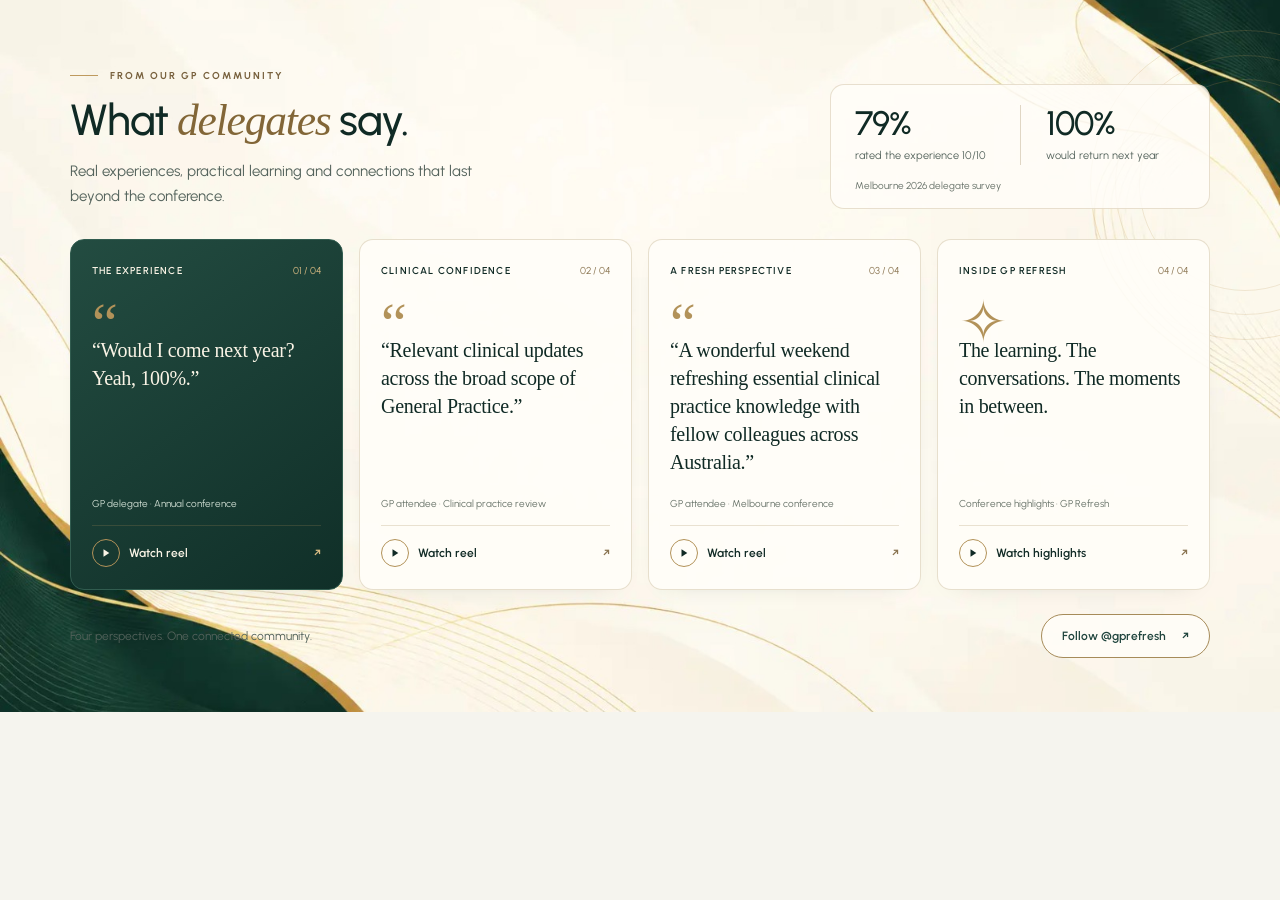
<file: preview/social.html>
<!doctype html>
<html lang="en">
<head>
  <meta charset="UTF-8">
  <meta name="viewport" content="width=device-width, initial-scale=1.0">
  <title>What Delegates Say | GP Refresh</title>
<style>
@import url('https://fonts.googleapis.com/css2?family=Urbanist:wght@400;500;600;700&display=swap');
*, *::before, *::after {
  box-sizing: border-box;
}
html, body {
  margin: 0;
  padding: 0;
  background: #f5f4ee;
}
:root {
  --gpr-social-green: #1f443d;
  --gpr-social-ink: #102a25;
  --gpr-social-gold: #be9a5e;
}
.gpr-testimonials-section {
  position: relative;
  isolation: isolate;
  overflow: hidden;
  width: 100%;
  padding: 68px 70px 54px;
  background: #faf7ee url('assets/background%20image.jpeg') center / cover no-repeat;
  color: var(--gpr-social-ink);
  font-family: 'Urbanist', sans-serif;
  font-size: 16px;
  line-height: 1.5;
  letter-spacing: normal;
}
.gpr-testimonials-section :where(h2, h3, p, blockquote) {
  margin: 0;
  font-family: inherit;
  color: inherit;
}
.gpr-social-inner {
  position: relative;
  z-index: 1;
  width: 100%;
  max-width: 1200px;
  margin-inline: auto;
}
.gpr-social-header {
  display: grid;
  grid-template-columns: minmax(0, 1fr) minmax(280px, 380px);
  align-items: end;
  gap: 40px;
  margin-bottom: 30px;
}
.gpr-social-eyebrow {
  display: flex;
  align-items: center;
  gap: 12px;
  margin-bottom: 12px !important;
  color: #78613d !important;
  font-size: 10px;
  font-weight: 700;
  letter-spacing: 2px;
  text-transform: uppercase;
}
.gpr-social-eyebrow::before {
  content: '';
  width: 28px;
  height: 1px;
  background: var(--gpr-social-gold);
}
.gpr-testimonials-section .gpr-social-title {
  font-size: clamp(30px, 3.4vw, 44px);
  font-weight: 500;
  line-height: 1.15;
  letter-spacing: -1.2px;
}
.gpr-social-title em {
  font-family: Georgia, serif;
  font-weight: 400;
  color: #826637;
}
.gpr-testimonials-section .gpr-social-intro {
  max-width: 440px;
  margin-top: 14px;
  color: #53625b;
  font-size: 15px;
  line-height: 1.65;
}
.gpr-social-proof {
  padding: 20px 24px 15px;
  border: 1px solid rgba(163, 135, 84, .25);
  border-radius: 14px;
  background: rgba(255, 253, 248, .84);
}
.gpr-social-stats {
  display: grid;
  grid-template-columns: 1fr 1fr;
}
.gpr-social-stat + .gpr-social-stat {
  padding-left: 25px;
  border-left: 1px solid #e0d6c4;
}
.gpr-social-stat strong {
  display: block;
  font-size: 34px;
  font-weight: 500;
  line-height: 1.1;
  letter-spacing: -1px;
}
.gpr-social-stat span {
  display: block;
  margin-top: 6px;
  font-size: 11px;
  color: #53625b;
}
.gpr-testimonials-section .gpr-social-survey {
  margin-top: 13px;
  font-size: 10px;
  color: #657067;
}
.gpr-social-cards {
  display: grid;
  grid-template-columns: repeat(4, minmax(0, 1fr));
  gap: 16px;
  min-width: 0;
}
.gpr-social-card {
  display: flex;
  flex-direction: column;
  min-width: 0;
  min-height: 270px;
  padding: 23px 21px 20px;
  border: 1px solid rgba(163, 135, 84, .26);
  border-radius: 14px;
  background: rgba(255, 253, 248, .94);
  box-shadow: 0 8px 24px -20px rgba(21, 47, 39, .28);
}
.gpr-social-card--featured {
  background: linear-gradient(145deg, #234c41, #102f28);
  color: #faf4e6;
  border-color: #315c4f;
}
.gpr-social-card-top {
  display: flex;
  justify-content: space-between;
  align-items: center;
  gap: 8px;
}
.gpr-testimonials-section .gpr-social-topic {
  font-size: 10px;
  font-weight: 600;
  line-height: 1.5;
  letter-spacing: 1.2px;
  text-transform: uppercase;
}
.gpr-social-index {
  color: #8a7450;
  font-size: 10px;
  font-variant-numeric: tabular-nums;
}
.gpr-social-card--featured .gpr-social-index {
  color: #d9bb83;
}
.gpr-social-quote-mark {
  height: 42px;
  margin-top: 16px;
  color: #b29259;
  font-family: Georgia, serif;
  font-size: 58px;
  line-height: 1;
}
.gpr-social-card blockquote,
.gpr-testimonials-section .gpr-social-highlight {
  flex: 1;
  margin-bottom: 20px;
  font-family: Georgia, serif;
  font-size: 20px;
  font-weight: 400;
  line-height: 1.4;
  letter-spacing: -.3px;
}
.gpr-social-card blockquote p {
  font-family: inherit;
}
.gpr-testimonials-section .gpr-social-credit {
  margin-top: auto;
  margin-bottom: 14px;
  color: #677268;
  font-size: 10px;
}
.gpr-social-card--featured .gpr-social-credit {
  color: #d1dfd4;
}
.gpr-social-watch {
  display: flex;
  align-items: center;
  gap: 9px;
  min-height: 44px;
  padding-top: 12px;
  border-top: 1px solid rgba(163, 135, 84, .24);
  color: inherit;
  font-size: 12px;
  font-weight: 600;
  text-decoration: none;
}
.gpr-social-watch svg {
  flex-shrink: 0;
  width: 28px;
  height: 28px;
  padding: 8px;
  border: 1px solid #b29259;
  border-radius: 50%;
  fill: currentColor;
}
.gpr-social-watch span:last-child {
  margin-left: auto;
  color: #8a7450;
}
.gpr-social-card--featured .gpr-social-watch span:last-child {
  color: #d9bb83;
}
.gpr-social-footer {
  display: flex;
  justify-content: space-between;
  align-items: center;
  gap: 20px;
  margin-top: 24px;
}
.gpr-testimonials-section .gpr-social-caption {
  color: #53625b;
  font-size: 12px;
}
.gpr-social-swipe {
  display: none;
}
.gpr-social-follow {
  display: inline-flex;
  align-items: center;
  gap: 16px;
  min-height: 44px;
  padding: 10px 20px;
  border: 1px solid #a68b59;
  border-radius: 30px;
  color: var(--gpr-social-green);
  background: rgba(255, 253, 248, .9);
  font-size: 12px;
  font-weight: 600;
  text-decoration: none;
}
.gpr-testimonials-section :is(a, button):focus-visible {
  outline: 2px solid #97753a;
  outline-offset: 4px;
}
.gpr-social-ornament {
  position: absolute;
  z-index: 0;
  top: 30px;
  right: -120px;
  width: 310px;
  height: 310px;
  border: 1px solid rgba(190, 154, 94, .22);
  border-radius: 50%;
  pointer-events: none;
}
.gpr-social-ornament::before,
.gpr-social-ornament::after {
  content: '';
  position: absolute;
  inset: 24px;
  border: 1px solid rgba(190, 154, 94, .2);
  border-radius: 50%;
}
.gpr-social-ornament::after {
  inset: 48px;
}
.gpr-social-dialog {
  box-sizing: border-box;
  width: min(420px, calc(100% - 32px));
  max-width: calc(100% - 32px);
  max-height: calc(100vh - 32px);
  max-height: calc(100dvh - 32px);
  margin: auto;
  padding: 18px;
  overflow: hidden;
  border: 1px solid rgba(210, 178, 120, .65);
  border-radius: 22px;
  background: linear-gradient(145deg, #24483e, #0c251f 70%);
  color: #faf4e6;
  font-family: 'Urbanist', sans-serif;
  box-shadow: 0 30px 90px rgba(0, 0, 0, .45), inset 0 1px 0 rgba(255, 240, 210, .15);
}
.gpr-social-dialog[open] {
  display: flex;
  flex-direction: column;
  gap: 12px;
}
.gpr-social-dialog::backdrop {
  background: rgba(4, 15, 12, .82);
  backdrop-filter: blur(6px);
}
.gpr-social-dialog:not([open]) {
  display: none;
}
.gpr-social-dialog-header {
  display: flex;
  flex-shrink: 0;
  justify-content: space-between;
  align-items: center;
  gap: 14px;
}
.gpr-social-dialog-heading {
  min-width: 0;
}
.gpr-social-dialog .gpr-social-dialog-eyebrow {
  margin-bottom: 4px;
  color: #d8bd88;
  font-size: 9px;
  font-weight: 600;
  line-height: 1.4;
  letter-spacing: 1.6px;
  text-transform: uppercase;
}
.gpr-social-dialog-header h3 {
  font-size: 15px;
  font-weight: 500;
  line-height: 1.4;
}
.gpr-social-close {
  display: grid;
  place-items: center;
  flex-shrink: 0;
  width: 44px;
  height: 44px;
  padding: 0;
  border: 1px solid rgba(216, 189, 136, .4);
  border-radius: 50%;
  background: rgba(255, 255, 255, .04);
  color: #faf4e6;
  font-size: 24px;
  line-height: 1;
  cursor: pointer;
}
.gpr-social-player {
  position: relative;
  flex: none;
  align-self: center;
  width: 360px;
  max-width: 100%;
  height: 480px;
  min-height: 0;
  overflow: hidden;
  border-radius: 12px;
  background: #fff;
  box-shadow: 0 0 0 1px rgba(216, 189, 136, .25), 0 8px 24px rgba(0, 0, 0, .18);
}
.gpr-social-player iframe {
  position: absolute;
  inset: 0;
  display: block;
  width: 360px;
  max-width: none;
  height: 900px;
  border: 0;
  background: #fff;
  transform-origin: top left;
}
.gpr-social-dialog .gpr-social-open-original {
  display: flex;
  flex-shrink: 0;
  align-items: center;
  justify-content: center;
  gap: 12px;
  min-height: 44px;
  padding: 8px 16px;
  border: 1px solid rgba(216, 189, 136, .3);
  border-radius: 8px;
  background: rgba(255, 255, 255, .04);
  color: #f1e3c9;
  font-size: 12px;
  font-weight: 500;
  line-height: 1.5;
  text-decoration: none;
}
@media (max-width: 1024px) {
  .gpr-testimonials-section { padding: 56px 30px 44px; }
  .gpr-social-header { gap: 24px; }
  .gpr-social-cards { grid-template-columns: repeat(2, minmax(0, 1fr)); }
  .gpr-social-card { min-height: 245px; }
}
@media (max-width: 767px) {
  .gpr-testimonials-section { padding: 44px 20px 36px; }
  .gpr-social-header { grid-template-columns: minmax(0, 1fr); gap: 22px; margin-bottom: 22px; }
  .gpr-social-proof { max-width: 380px; padding: 16px 20px 13px; }
  .gpr-social-stat strong { font-size: 28px; }
  .gpr-social-cards {
    grid-template-columns: none;
    grid-auto-flow: column;
    grid-auto-columns: minmax(240px, 82%);
    gap: 12px;
    overflow-x: auto;
    overscroll-behavior-x: contain;
    scroll-snap-type: x mandatory;
    scroll-padding-inline: 0;
    scrollbar-width: thin;
    scrollbar-color: #be9a5e transparent;
    padding-bottom: 12px;
  }
  .gpr-social-card { min-height: 275px; scroll-snap-align: start; }
  .gpr-social-footer { align-items: flex-start; margin-top: 16px; gap: 12px; flex-wrap: wrap; }
  .gpr-social-caption { display: none; }
  .gpr-social-swipe { display: inline; color: #53625b; font-size: 11px; line-height: 44px; }
  .gpr-social-follow { padding-inline: 16px; }
  .gpr-social-dialog { padding: 14px; }
}
@media (prefers-reduced-motion: no-preference) and (hover: hover) and (pointer: fine) {
  .gpr-social-card { transition: transform .25s ease, box-shadow .25s ease, border-color .25s ease; }
  .gpr-social-card:hover { transform: translateY(-4px); border-color: #be9a5e; box-shadow: 0 14px 30px -20px rgba(21, 47, 39, .35); }
  .gpr-social-follow { transition: background-color .2s ease; }
  .gpr-social-follow:hover { background: #eee5d2; }
  .gpr-social-close, .gpr-social-dialog .gpr-social-open-original { transition: background-color .2s ease, border-color .2s ease; }
  .gpr-social-close:hover, .gpr-social-dialog .gpr-social-open-original:hover { background: rgba(216, 189, 136, .12); border-color: #be9a5e; }
}
@media (prefers-reduced-motion: no-preference) {
  .gpr-social-dialog[open] { animation: gpr-social-popup-in .22s cubic-bezier(.22, 1, .36, 1); }
}
@keyframes gpr-social-popup-in {
  from { opacity: 0; transform: translateY(10px) scale(.98); }
  to { opacity: 1; transform: translateY(0) scale(1); }
}
@supports (animation-timeline: view()) {
  @media (prefers-reduced-motion: no-preference) {
    .gpr-social-ornament {
      animation: gpr-social-drift linear both;
      animation-timeline: view();
      animation-range: entry 0% exit 100%;
    }
  }
}
@keyframes gpr-social-drift {
  from { transform: translate(-12px, -25px) scale(.92); }
  to { transform: translate(12px, 35px) scale(1.08); }
}
</style>
</head>
<body>
<section class="gpr-testimonials-section" id="testimonials" aria-labelledby="gpr-social-title">
  <div class="gpr-social-ornament" aria-hidden="true"></div>
  <div class="gpr-social-inner">
    <header class="gpr-social-header">
      <div data-social-reveal>
        <p class="gpr-social-eyebrow">From our GP community</p>
        <h2 class="gpr-social-title" id="gpr-social-title">What <em>delegates</em> say.</h2>
        <p class="gpr-social-intro">Real experiences, practical learning and connections that last beyond the conference.</p>
      </div>
      <div class="gpr-social-proof" data-social-reveal>
        <div class="gpr-social-stats">
          <div class="gpr-social-stat"><strong>79%</strong><span>rated the experience 10/10</span></div>
          <div class="gpr-social-stat"><strong>100%</strong><span>would return next year</span></div>
        </div>
        <p class="gpr-social-survey">Melbourne 2026 delegate survey</p>
      </div>
    </header>
    <div class="gpr-social-cards" tabindex="0" aria-label="Delegate experiences. Scroll to explore four reels.">
      <article class="gpr-social-card gpr-social-card--featured" data-social-reveal>
        <div class="gpr-social-card-top"><h3 class="gpr-social-topic">The experience</h3><span class="gpr-social-index">01 / 04</span></div>
        <div class="gpr-social-quote-mark" aria-hidden="true">“</div>
        <blockquote><p>“Would I come next year? Yeah, 100%.”</p></blockquote>
        <p class="gpr-social-credit">GP delegate · Annual conference</p>
        <a class="gpr-social-watch" data-gpr-reel href="https://www.instagram.com/reel/DbNpDp8FAhu/" target="_blank" rel="noopener noreferrer" aria-label="Watch the featured delegate review">
          <svg viewBox="0 0 12 12" aria-hidden="true"><path d="M3 1.5 10 6 3 10.5Z"/></svg><span>Watch reel</span><span aria-hidden="true">↗</span>
        </a>
      </article>
      <article class="gpr-social-card" data-social-reveal>
        <div class="gpr-social-card-top"><h3 class="gpr-social-topic">Clinical confidence</h3><span class="gpr-social-index">02 / 04</span></div>
        <div class="gpr-social-quote-mark" aria-hidden="true">“</div>
        <blockquote><p>“Relevant clinical updates across the broad scope of General Practice.”</p></blockquote>
        <p class="gpr-social-credit">GP attendee · Clinical practice review</p>
        <a class="gpr-social-watch" data-gpr-reel href="https://www.instagram.com/reel/DbVVqn9jdAF/" target="_blank" rel="noopener noreferrer" aria-label="Watch the clinical scope review">
          <svg viewBox="0 0 12 12" aria-hidden="true"><path d="M3 1.5 10 6 3 10.5Z"/></svg><span>Watch reel</span><span aria-hidden="true">↗</span>
        </a>
      </article>
      <article class="gpr-social-card" data-social-reveal>
        <div class="gpr-social-card-top"><h3 class="gpr-social-topic">A fresh perspective</h3><span class="gpr-social-index">03 / 04</span></div>
        <div class="gpr-social-quote-mark" aria-hidden="true">“</div>
        <blockquote><p>“A wonderful weekend refreshing essential clinical practice knowledge with fellow colleagues across Australia.”</p></blockquote>
        <p class="gpr-social-credit">GP attendee · Melbourne conference</p>
        <a class="gpr-social-watch" data-gpr-reel href="https://www.instagram.com/reel/DbSUPAYDatQ/" target="_blank" rel="noopener noreferrer" aria-label="Watch the weekend refresher review">
          <svg viewBox="0 0 12 12" aria-hidden="true"><path d="M3 1.5 10 6 3 10.5Z"/></svg><span>Watch reel</span><span aria-hidden="true">↗</span>
        </a>
      </article>
      <article class="gpr-social-card" data-social-reveal>
        <div class="gpr-social-card-top"><h3 class="gpr-social-topic">Inside GP Refresh</h3><span class="gpr-social-index">04 / 04</span></div>
        <div class="gpr-social-quote-mark" aria-hidden="true">✧</div>
        <p class="gpr-social-highlight">The learning. The conversations. The moments in between.</p>
        <p class="gpr-social-credit">Conference highlights · GP Refresh</p>
        <a class="gpr-social-watch" data-gpr-reel href="https://www.instagram.com/reel/DclFN__FI0H/" target="_blank" rel="noopener noreferrer" aria-label="Watch the conference highlights">
          <svg viewBox="0 0 12 12" aria-hidden="true"><path d="M3 1.5 10 6 3 10.5Z"/></svg><span>Watch highlights</span><span aria-hidden="true">↗</span>
        </a>
      </article>
    </div>
    <div class="gpr-social-footer" data-social-reveal>
      <p class="gpr-social-caption">Four perspectives. One connected community.</p>
      <span class="gpr-social-swipe">Swipe to explore →</span>
      <a class="gpr-social-follow" href="https://www.instagram.com/gprefresh/" target="_blank" rel="noopener noreferrer">Follow @gprefresh <span aria-hidden="true">↗</span></a>
    </div>
  </div>
  <dialog class="gpr-social-dialog" aria-labelledby="gpr-social-dialog-title">
    <div class="gpr-social-dialog-header"><div class="gpr-social-dialog-heading"><p class="gpr-social-dialog-eyebrow">GP Refresh · Delegate stories</p><h3 id="gpr-social-dialog-title">GP Refresh delegate experience</h3></div><button type="button" class="gpr-social-close" aria-label="Close reel">×</button></div>
    <div class="gpr-social-player"></div>
    <a class="gpr-social-open-original" href="https://www.instagram.com/gprefresh/" target="_blank" rel="noopener noreferrer">Open on Instagram <span aria-hidden="true">↗</span></a>
  </dialog>
</section>
<script>
(function () {
  'use strict';
  var root = document.getElementById('testimonials');
  if (!root || root.dataset.socialReady) return;
  root.dataset.socialReady = 'true';
  var preference = window.matchMedia ? window.matchMedia('(prefers-reduced-motion: reduce)') : { matches: true };
  var dialog = root.querySelector('.gpr-social-dialog');
  var player = root.querySelector('.gpr-social-player');
  var opener;
  var previousOverflow;
  if (dialog && typeof dialog.showModal === 'function') {
    var currentFrame;
    var nativeHeight = 900;
    var fitRequest;
    var header = root.querySelector('.gpr-social-dialog-header');
    var originalLink = root.querySelector('.gpr-social-open-original');
    function fitPlayer() {
      if (!dialog.open || !currentFrame) return;
      var style = window.getComputedStyle(dialog);
      var viewportHeight = window.visualViewport ? window.visualViewport.height : window.innerHeight;
      var paddingX = parseFloat(style.paddingLeft) + parseFloat(style.paddingRight);
      var paddingY = parseFloat(style.paddingTop) + parseFloat(style.paddingBottom);
      var bordersY = parseFloat(style.borderTopWidth) + parseFloat(style.borderBottomWidth);
      var gap = parseFloat(style.rowGap) || 12;
      var availableHeight = Math.max(1, viewportHeight - 32 - paddingY - bordersY
        - header.offsetHeight - originalLink.offsetHeight - 2 * gap);
      var availableWidth = Math.max(1, dialog.clientWidth - paddingX);
      var scale = Math.min(1, availableWidth / 360, availableHeight / nativeHeight);
      player.style.width = (360 * scale) + 'px';
      player.style.height = (nativeHeight * scale) + 'px';
      currentFrame.style.height = nativeHeight + 'px';
      currentFrame.style.transform = 'scale(' + scale + ')';
    }
    function queueFit() {
      if (!dialog.open || fitRequest) return;
      fitRequest = window.requestAnimationFrame(function () { fitRequest = null; fitPlayer(); });
    }
    window.addEventListener('resize', queueFit, { passive: true });
    if (window.visualViewport) window.visualViewport.addEventListener('resize', queueFit, { passive: true });
    // Only accept embed measurements from the currently displayed Instagram frame.
    window.addEventListener('message', function (event) {
      if (!dialog.open || !currentFrame || event.source !== currentFrame.contentWindow
          || event.origin !== 'https://www.instagram.com') return;
      var data = event.data;
      if (typeof data === 'string') {
        try { data = JSON.parse(data); } catch (_) { return; }
      }
      if (!data || data.type !== 'MEASURE' || !data.details) return;
      var height = Number(data.details.height);
      if (!Number.isFinite(height) || height < 320 || height > 4000) return;
      nativeHeight = Math.ceil(height);
      queueFit();
    });
    root.querySelectorAll('[data-gpr-reel]').forEach(function (link) {
      link.addEventListener('click', function (event) {
        if (event.ctrlKey || event.metaKey || event.shiftKey || event.altKey || event.button > 0) return;
        event.preventDefault();
        opener = link;
        var title = link.getAttribute('aria-label').replace(/^Watch (the )?/i, '');
        root.querySelector('#gpr-social-dialog-title').textContent = title.charAt(0).toUpperCase() + title.slice(1);
        originalLink.href = link.href;
        player.replaceChildren();
        nativeHeight = 900;
        var iframe = document.createElement('iframe');
        currentFrame = iframe;
        iframe.src = link.href.replace(/\/$/, '') + '/embed/';
        iframe.title = link.getAttribute('aria-label');
        iframe.allow = 'autoplay; encrypted-media; fullscreen; picture-in-picture';
        iframe.setAttribute('allowfullscreen', '');
        iframe.referrerPolicy = 'strict-origin-when-cross-origin';
        iframe.addEventListener('load', queueFit);
        player.appendChild(iframe);
        previousOverflow = document.body.style.overflow;
        document.body.style.overflow = 'hidden';
        dialog.showModal();
        fitPlayer();
      });
    });
    root.querySelector('.gpr-social-close').addEventListener('click', function () { dialog.close(); });
    dialog.addEventListener('click', function (event) {
      if (event.target !== dialog) return;
      var bounds = dialog.getBoundingClientRect();
      if (event.clientX < bounds.left || event.clientX > bounds.right || event.clientY < bounds.top || event.clientY > bounds.bottom) dialog.close();
    });
    dialog.addEventListener('close', function () {
      if (fitRequest) window.cancelAnimationFrame(fitRequest);
      fitRequest = null;
      currentFrame = null;
      player.replaceChildren();
      player.style.width = '';
      player.style.height = '';
      document.body.style.overflow = previousOverflow;
      if (opener && opener.isConnected) opener.focus({ preventScroll: true });
    });
  }
  var observer;
  var active = new Set();
  function stopMotion() {
    if (observer) observer.disconnect();
    active.forEach(function (animation) { animation.cancel(); });
    active.clear();
  }
  function startMotion() {
    if (preference.matches || !('IntersectionObserver' in window) || !Element.prototype.animate) return;
    observer = new IntersectionObserver(function (entries) {
      var order = 0;
      entries.forEach(function (entry) {
        if (!entry.isIntersecting) return;
        observer.unobserve(entry.target);
        if (preference.matches || entry.target.dataset.socialRevealed) return;
        entry.target.dataset.socialRevealed = 'true';
        if (entry.target.contains(document.activeElement)) return;
        var animation = entry.target.animate([
          { opacity: 0, transform: 'translateY(20px)' },
          { opacity: 1, transform: 'translateY(0)' }
        ], { duration: 650, delay: (order++ % 4) * 85, easing: 'cubic-bezier(.22,1,.36,1)', fill: 'backwards' });
        active.add(animation);
        animation.onfinish = animation.oncancel = function () { active.delete(animation); };
      });
    }, { threshold: .12 });
    root.querySelectorAll('[data-social-reveal]').forEach(function (element) {
      if (!element.dataset.socialRevealed) observer.observe(element);
    });
  }
  root.addEventListener('focusin', function (event) {
    active.forEach(function (animation) {
      if (animation.effect.target.contains(event.target)) animation.cancel();
    });
  });
  if (preference.addEventListener) preference.addEventListener('change', function () { stopMotion(); startMotion(); });
  startMotion();
})();
</script>
</body>
</html>
</file>
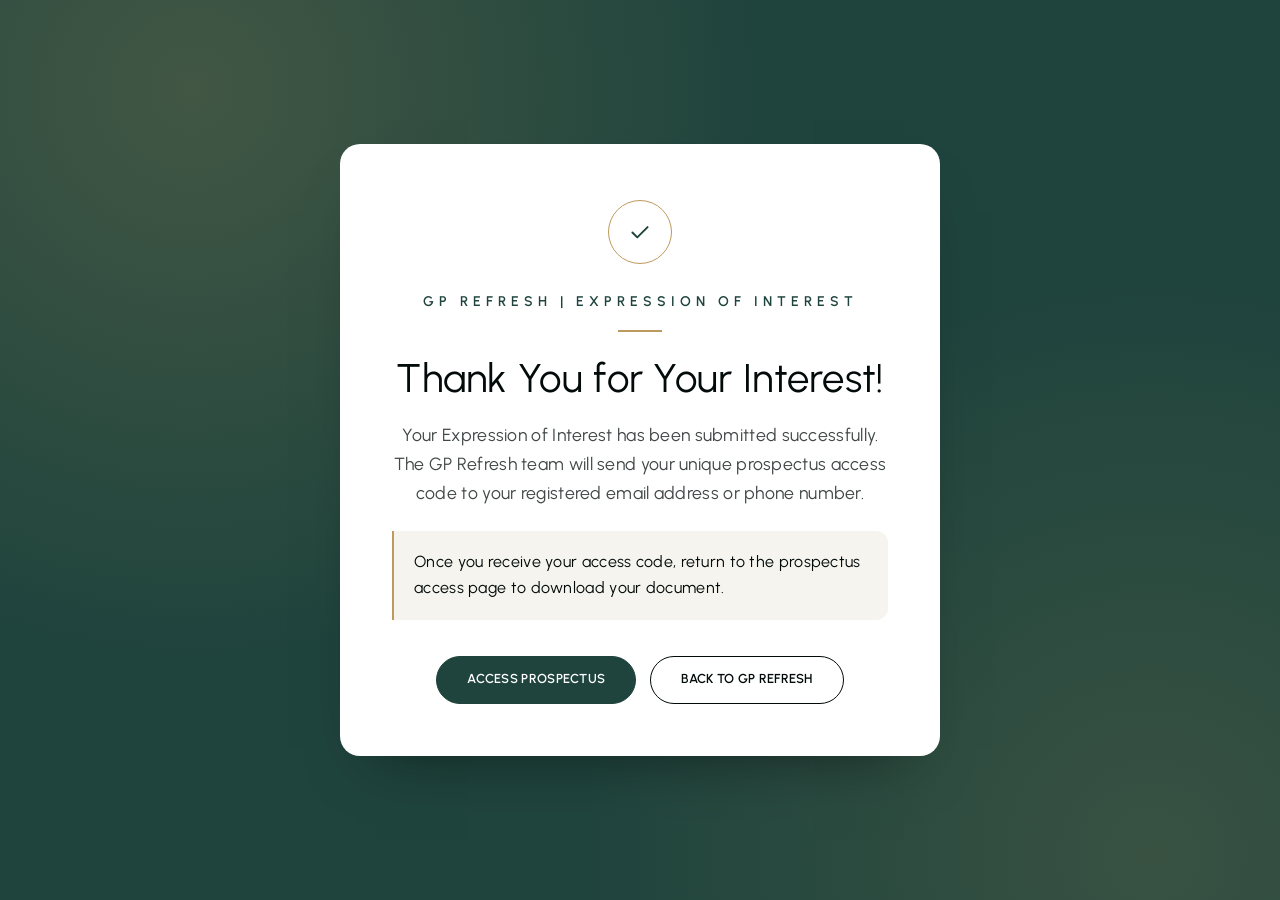
<file: preview/thank-you.html>
<!doctype html>
<html lang="en-AU">
<head>
	<meta charset="utf-8">
	<meta name="viewport" content="width=device-width, initial-scale=1">
	<meta name="robots" content="noindex, nofollow">
	<title>Thank You - GP REFRESH Conference</title>
	<link rel="icon" href="https://www.gprefresh.com/wp-content/uploads/2024/10/GPAsset-61-150x150.png" sizes="32x32">
	<link rel="preconnect" href="https://fonts.googleapis.com">
	<link rel="preconnect" href="https://fonts.gstatic.com" crossorigin>
	<link rel="stylesheet" href="https://fonts.googleapis.com/css2?family=Urbanist:wght@400;500;600;700&display=swap">
	<link rel="stylesheet" href="css/gpr-pages.css">
</head>
<body>
	<main class="gpr-page gpr-page--center">
		<span class="gpr-page__mark" aria-hidden="true">
			<svg width="26" height="26" viewBox="0 0 24 24" fill="none" stroke="currentColor" stroke-width="1.8" stroke-linecap="round" stroke-linejoin="round"><path d="M5 12.5l4.5 4.5L19 7.5"/></svg>
		</span>
		<p class="gpr-page__eyebrow">GP Refresh | Expression of Interest</p>
		<h1 class="gpr-page__title">Thank You for Your Interest!</h1>
		<p class="gpr-page__text">Your Expression of Interest has been submitted successfully. The GP Refresh team will send your unique prospectus access code to your registered email address or phone number.</p>
		<p class="gpr-page__note">Once you receive your access code, return to the prospectus access page to download your document.</p>
		<div class="gpr-page__actions">
			<a class="gpr-page-btn gpr-page-btn--solid" href="prospectus-access.html">Access Prospectus</a>
			<a class="gpr-page-btn" href="our-world.html">Back to GP Refresh</a>
		</div>
	</main>
</body>
</html>
</file>
<file: preview/css/gpr-pages.css>
/*
 * GP Refresh — standalone pages (thank-you.html, prospectus-access.html).
 * Same tokens and type as our-world.css: Urbanist, ink #020a0a, green #1f443d, gold #be9a5e,
 * stone #ECECEA, cream #F5F4EE, pill buttons, 20px card radius. No header or navigation.
 */

:root {
	--gpr-ink: #020a0a;
	--gpr-green: #1f443d;
	--gpr-gold: #be9a5e;
	--gpr-stone: #ECECEA;
	--gpr-cream: #F5F4EE;
	--gpr-error: #b42318;
	--gpr-field-border: rgba(2, 10, 10, 0.45); /* 3.3:1 on white for input outlines */
}

*,
*::before,
*::after {
	box-sizing: border-box;
}

html {
	-webkit-text-size-adjust: 100%;
}

body {
	margin: 0;
	min-height: 100vh;
	min-height: 100dvh;
	display: flex;
	align-items: center;
	justify-content: center;
	padding: 64px 20px;
	background:
		radial-gradient(circle at 15% 10%, rgba(190, 154, 94, 0.22), transparent 42%),
		radial-gradient(circle at 90% 95%, rgba(190, 154, 94, 0.16), transparent 40%),
		var(--gpr-green);
	color: var(--gpr-ink);
	font-family: "Urbanist", sans-serif;
	font-size: 17.6px;
	line-height: 1.65;
	letter-spacing: 0.3px;
}

.gpr-page {
	width: 100%;
	max-width: 600px;
	padding: 56px 52px 52px;
	border-radius: 20px;
	background: #fff;
	box-shadow: 0 30px 60px -36px rgba(0, 0, 0, 0.55);
}

.gpr-page--narrow {
	max-width: 540px;
}

.gpr-page--center {
	text-align: center;
}

.gpr-page__mark {
	display: inline-flex;
	align-items: center;
	justify-content: center;
	width: 64px;
	height: 64px;
	margin-bottom: 28px;
	border: 1px solid var(--gpr-gold);
	border-radius: 50%;
	color: var(--gpr-green);
}

.gpr-page__eyebrow {
	margin: 0;
	color: var(--gpr-green);
	font-size: 14px;
	font-weight: 600;
	line-height: 1.4;
	letter-spacing: 5px;
	text-transform: uppercase;
}

.gpr-page__eyebrow::after {
	content: "";
	display: block;
	width: 44px;
	height: 2px;
	margin-top: 18px;
	background: var(--gpr-gold);
}

.gpr-page--center .gpr-page__eyebrow::after {
	margin-inline: auto;
}

.gpr-page__title {
	margin: 22px 0 0;
	font-size: 40px;
	font-weight: 400;
	line-height: 1.2;
	letter-spacing: 0.3px;
}

.gpr-page__text {
	margin: 18px 0 0;
	color: rgba(2, 10, 10, 0.75);
}

.gpr-page__note {
	margin: 24px 0 0;
	padding: 18px 20px;
	border-left: 2px solid var(--gpr-gold);
	border-radius: 0 12px 12px 0;
	background: var(--gpr-cream);
	color: var(--gpr-ink);
	font-size: 16px;
	text-align: left;
}

.gpr-page__actions {
	display: flex;
	flex-wrap: wrap;
	gap: 14px;
	margin-top: 36px;
}

.gpr-page--center .gpr-page__actions {
	justify-content: center;
}

.gpr-page__foot {
	margin: 28px 0 0;
	padding-top: 22px;
	border-top: 1px solid var(--gpr-stone);
	color: rgba(2, 10, 10, 0.7);
	font-size: 15px;
}

.gpr-page__foot a {
	color: var(--gpr-green);
	font-weight: 600;
	text-underline-offset: 3px;
}

/* ---------- Buttons: the landing page's pill ---------- */

.gpr-page-btn {
	display: inline-flex;
	align-items: center;
	justify-content: center;
	gap: 10px;
	min-height: 48px;
	padding: 13px 30px;
	border: 1px solid currentColor;
	border-radius: 50px;
	background: transparent;
	color: var(--gpr-ink);
	font: inherit;
	font-size: 13px;
	font-weight: 600;
	line-height: 1.3;
	letter-spacing: 0.3px;
	text-align: center;
	text-transform: uppercase;
	text-decoration: none;
	cursor: pointer;
	transition: background-color 0.2s ease, border-color 0.2s ease, color 0.2s ease;
}

.gpr-page-btn--solid {
	border-color: var(--gpr-green);
	background: var(--gpr-green);
	color: #fff;
}

.gpr-page-btn:hover,
.gpr-page-btn:focus-visible {
	border-color: var(--gpr-gold);
	background: var(--gpr-gold);
	color: var(--gpr-ink);
}

.gpr-page-btn:focus-visible,
.gpr-page__foot a:focus-visible {
	outline: 2px solid var(--gpr-green);
	outline-offset: 3px;
}

.gpr-page-btn:disabled {
	cursor: not-allowed;
	opacity: 0.75;
}

.gpr-page-btn:disabled:hover {
	border-color: var(--gpr-green);
	background: var(--gpr-green);
	color: #fff;
}

.gpr-page-btn.is-loading::before {
	content: "";
	width: 16px;
	height: 16px;
	border: 2px solid currentColor;
	border-right-color: transparent;
	border-radius: 50%;
	animation: gpr-spin 0.8s linear infinite;
}

@keyframes gpr-spin {
	to {
		transform: rotate(360deg);
	}
}

/* ---------- Form ---------- */

.gpr-page-form {
	display: grid;
	gap: 22px;
	margin-top: 32px;
}

.gpr-page-field label {
	display: block;
	margin-bottom: 8px;
	font-size: 15px;
	font-weight: 600;
	line-height: 1.4;
}

.gpr-page-field input {
	display: block;
	width: 100%;
	min-height: 52px;
	padding: 12px 16px;
	border: 1px solid var(--gpr-field-border);
	border-radius: 12px;
	background: #fff;
	color: var(--gpr-ink);
	font: inherit;
	font-size: 16px; /* 16px keeps iOS from zooming on focus */
	letter-spacing: 0.3px;
	transition: border-color 0.2s ease, box-shadow 0.2s ease;
}

.gpr-page-field input::placeholder {
	color: rgba(2, 10, 10, 0.5);
}

.gpr-page-field input:focus {
	border-color: var(--gpr-green);
	outline: 2px solid var(--gpr-green);
	outline-offset: 1px;
}

.gpr-page-field input[aria-invalid="true"] {
	border-color: var(--gpr-error);
}

.gpr-page-field__hint,
.gpr-page-field__error {
	margin: 8px 0 0;
	font-size: 14px;
	line-height: 1.5;
}

.gpr-page-field__hint {
	color: rgba(2, 10, 10, 0.7);
}

.gpr-page-field__error {
	color: var(--gpr-error);
	font-weight: 600;
}

.gpr-page-form .gpr-page__actions {
	flex-direction: column;
	margin-top: 6px;
}

.gpr-page-form .gpr-page-btn {
	width: 100%;
}

.gpr-page-status {
	margin: 0;
	padding: 14px 18px;
	border-radius: 12px;
	font-size: 15px;
	line-height: 1.55;
	background: var(--gpr-cream);
}

.gpr-page-status--error {
	border: 1px solid rgba(180, 35, 24, 0.35);
	background: #fdf1f0;
	color: #8a1c13;
}

.gpr-page-status--success {
	border: 1px solid rgba(31, 68, 61, 0.35);
	background: #eef4f1;
	color: var(--gpr-green);
}

.gpr-page-status a {
	color: inherit;
	font-weight: 600;
}

.gpr-page-notice {
	margin: 24px 0 0;
	padding: 14px 18px;
	border: 1px solid rgba(190, 154, 94, 0.6);
	border-radius: 12px;
	background: var(--gpr-cream);
	font-size: 15px;
	line-height: 1.55;
}

/* ---------- Prospectus access: full-screen split that fits the viewport without scrolling ---------- */

.gpr-access-body {
	display: block;
	min-height: 0;
	padding: 0;
	background: var(--gpr-cream);
}

.gpr-access {
	display: grid;
	grid-template-columns: minmax(0, 1fr) minmax(0, 1fr);
	height: 100vh;
	height: 100dvh;
}

.gpr-access__intro {
	position: relative;
	isolation: isolate;
	display: flex;
	flex-direction: column;
	justify-content: space-between;
	gap: 24px;
	min-height: 0;
	padding: clamp(28px, 6vh, 64px) clamp(28px, 5vw, 72px);
	overflow: hidden;
	background: var(--gpr-green);
	color: #fff;
}

.gpr-access__photo {
	position: absolute;
	inset: 0;
	z-index: -2;
	width: 100%;
	height: 100%;
	object-fit: cover;
	object-position: 46% 30%;
}

/* Green wash: the photo reads as texture, the copy stays at AA contrast */
.gpr-access__intro::before {
	content: "";
	position: absolute;
	inset: 0;
	z-index: -1;
	background:
		radial-gradient(circle at 85% 12%, rgba(190, 154, 94, 0.28), transparent 45%),
		linear-gradient(180deg, rgba(20, 46, 41, 0.78) 0%, rgba(20, 46, 41, 0.9) 55%, rgba(16, 38, 34, 0.97) 100%);
}

.gpr-access__brand {
	margin: 0;
	color: var(--gpr-stone);
	font-size: 14px;
	font-weight: 600;
	line-height: 1.4;
	letter-spacing: 5px;
	text-transform: uppercase;
}

.gpr-access__brand::after {
	content: "";
	display: block;
	width: 44px;
	height: 2px;
	margin-top: 16px;
	background: var(--gpr-gold);
}

.gpr-access__title {
	max-width: 560px;
	margin: 0;
	font-size: clamp(34px, 3.6vw, 56px);
	font-weight: 400;
	line-height: 1.12;
	letter-spacing: 0.3px;
}

.gpr-access__text {
	max-width: 480px;
	margin: 20px 0 0;
	color: rgba(255, 255, 255, 0.84);
	font-size: 17.6px;
	line-height: 1.6;
}

.gpr-access__steps {
	display: grid;
	grid-template-columns: repeat(3, minmax(0, 1fr));
	gap: 12px;
	margin: 0;
	padding: 0;
	list-style: none;
	counter-reset: gpr-access-step;
}

.gpr-access__steps li {
	counter-increment: gpr-access-step;
	padding-top: 14px;
	border-top: 2px solid rgba(236, 236, 234, 0.3);
	color: rgba(255, 255, 255, 0.75);
	font-size: 14px;
	line-height: 1.4;
}

.gpr-access__steps li::before {
	content: counter(gpr-access-step, decimal-leading-zero);
	display: block;
	margin-bottom: 4px;
	color: var(--gpr-stone);
	font-size: 13px;
	font-weight: 700;
	letter-spacing: 1px;
}

.gpr-access__steps .is-current {
	border-top-color: var(--gpr-gold);
	color: #fff;
	font-weight: 600;
}

.gpr-access__steps .is-current::before {
	color: var(--gpr-gold);
}

.gpr-access__contact {
	margin: 22px 0 0;
	color: rgba(255, 255, 255, 0.75);
	font-size: 14px;
}

.gpr-access__contact a {
	color: #fff;
	text-decoration: none;
	border-bottom: 1px solid rgba(190, 154, 94, 0.7);
}

.gpr-access__contact a:hover,
.gpr-access__contact a:focus-visible {
	border-bottom-color: #fff;
}

.gpr-access__contact a:focus-visible {
	outline: 2px solid #fff;
	outline-offset: 3px;
}

.gpr-access__panel {
	display: flex;
	align-items: center;
	justify-content: center;
	min-height: 0;
	padding: clamp(20px, 5vh, 56px) clamp(20px, 5vw, 72px);
}

.gpr-access__card {
	width: 100%;
	max-width: 440px;
	padding: clamp(24px, 4.5vh, 44px) clamp(22px, 3vw, 40px);
	border: 1px solid var(--gpr-stone);
	border-radius: 20px;
	background: #fff;
	box-shadow: 0 30px 60px -40px rgba(31, 68, 61, 0.55);
}

.gpr-access__card-head {
	display: flex;
	align-items: center;
	gap: 14px;
}

.gpr-access__lock {
	display: inline-flex;
	flex: none;
	align-items: center;
	justify-content: center;
	width: 42px;
	height: 42px;
	border: 1px solid var(--gpr-gold);
	border-radius: 50%;
	color: var(--gpr-green);
}

.gpr-access__card-title {
	margin: 0;
	font-size: 24px;
	font-weight: 500;
	line-height: 1.25;
}

.gpr-access__card .gpr-page-notice:focus {
	outline: 2px solid var(--gpr-gold);
	outline-offset: 2px;
}

.gpr-access__card .gpr-page-notice {
	margin-top: 18px;
	padding: 12px 14px;
	font-size: 14px;
	line-height: 1.5;
}

.gpr-access__form {
	gap: 18px;
	margin-top: 22px;
}

.gpr-access__form .gpr-page-status {
	padding: 12px 14px;
	font-size: 14px;
	line-height: 1.5;
}

.gpr-access__form .gpr-page-field__error {
	margin-top: 6px;
	font-size: 13.5px;
	line-height: 1.4;
}

.gpr-access__alt {
	display: flex;
	flex-wrap: wrap;
	align-items: center;
	justify-content: space-between;
	gap: 10px 16px;
	margin-top: 22px;
	padding-top: 20px;
	border-top: 1px solid var(--gpr-stone);
	color: rgba(2, 10, 10, 0.7);
	font-size: 15px;
}

.gpr-access__alt .gpr-page-btn {
	min-height: 44px;
	padding: 10px 22px;
}

/* Phones and narrow tablets: compact green header above the form, both inside one screen */
@media (max-width: 899px) {
	.gpr-access-body {
		padding: 0;
	}

	.gpr-access {
		grid-template-columns: minmax(0, 1fr);
		grid-template-rows: auto minmax(0, 1fr);
	}

	.gpr-access__intro {
		gap: 14px;
		padding: max(22px, env(safe-area-inset-top)) 20px 24px;
	}

	.gpr-access__brand {
		font-size: 12px;
		letter-spacing: 4px;
	}

	.gpr-access__brand::after {
		margin-top: 12px;
	}

	.gpr-access__title {
		font-size: clamp(26px, 7vw, 34px);
		line-height: 1.18;
	}

	.gpr-access__text {
		margin-top: 10px;
		font-size: 15px;
		line-height: 1.5;
	}

	.gpr-access__meta {
		display: none;
	}

	.gpr-access__panel {
		align-items: safe center; /* centred when there's room, top-aligned otherwise */
		padding: 18px 16px max(18px, env(safe-area-inset-bottom));
	}

	.gpr-access__card {
		max-width: 520px;
		margin-inline: auto;
		padding: 22px 20px;
		border-radius: 16px;
	}

	.gpr-access__card-head {
		gap: 12px;
	}

	.gpr-access__lock {
		width: 36px;
		height: 36px;
	}

	.gpr-access__card-title {
		font-size: 20px;
	}

	.gpr-access__card .gpr-page-notice {
		margin-top: 14px;
	}

	.gpr-access__form {
		gap: 14px;
		margin-top: 16px;
	}

	.gpr-access__form .gpr-page-field label {
		margin-bottom: 6px;
		font-size: 14px;
	}

	.gpr-access__form .gpr-page-field input {
		min-height: 48px;
		padding: 10px 14px;
	}

	.gpr-access__alt {
		margin-top: 16px;
		padding-top: 14px;
		font-size: 14px;
	}
}

/* Short screens (small phones, landscape laptops): tighten vertical rhythm so everything still fits */
@media (max-height: 720px) {
	.gpr-access__intro {
		padding-block: 22px;
	}

	.gpr-access__text {
		margin-top: 12px;
		font-size: 15px;
		line-height: 1.5;
	}

	.gpr-access__card {
		padding-block: 20px;
	}

	.gpr-access__card-head .gpr-access__lock {
		display: none;
	}

	.gpr-access__form {
		gap: 12px;
		margin-top: 14px;
	}

	.gpr-access__form .gpr-page-field label {
		margin-bottom: 4px;
	}

	.gpr-access__form .gpr-page-field input {
		min-height: 44px;
		padding-block: 8px;
	}

	.gpr-access__alt {
		margin-top: 14px;
		padding-top: 12px;
	}
}

@media (max-width: 899px) and (max-height: 700px) {
	/* The page title already says what this card is for */
	.gpr-access__card-head {
		display: none;
	}

	.gpr-access__card .gpr-page-notice {
		margin-top: 0;
	}

	.gpr-access__intro {
		gap: 10px;
		padding-block: 16px 18px;
	}

	.gpr-access__brand::after {
		display: none;
	}

	.gpr-access__title {
		font-size: 24px;
	}

	.gpr-access__text {
		margin-top: 6px;
		font-size: 14px;
	}

	.gpr-access__panel {
		padding-top: 12px;
	}

	.gpr-access__card {
		padding: 16px;
	}
}

/* Short phones: once a message is showing, the visitor has read the intro, so it tucks away to make room */
@media (max-width: 899px) and (max-height: 760px) {
	.gpr-access:has(.gpr-page-field__error:not([hidden]), .gpr-page-status:not([hidden])) .gpr-access__brand,
	.gpr-access:has(.gpr-page-field__error:not([hidden]), .gpr-page-status:not([hidden])) .gpr-access__text {
		display: none;
	}
}

/* Very small phones (e.g. 320×568) */
@media (max-width: 899px) and (max-height: 600px) {
	.gpr-access__intro {
		padding-block: 12px 14px;
	}

	.gpr-access__brand {
		display: none;
	}

	.gpr-access__title {
		font-size: 21px;
	}

	.gpr-access__text {
		font-size: 13.5px;
		line-height: 1.4;
	}

	.gpr-access__panel {
		padding: 10px 12px;
	}

	.gpr-access__card {
		padding: 14px;
	}

	.gpr-access__card-title {
		font-size: 18px;
	}

	.gpr-access__card .gpr-page-notice,
	.gpr-access__form .gpr-page-status {
		padding: 8px 10px;
		font-size: 13px;
		line-height: 1.4;
	}

	.gpr-access__form {
		gap: 10px;
		margin-top: 10px;
	}

	.gpr-access__form .gpr-page-field label {
		font-size: 13px;
	}

	.gpr-access__form .gpr-page-field input {
		min-height: 42px;
	}

	.gpr-access__form .gpr-page-btn {
		min-height: 44px;
		padding-block: 10px;
	}

	.gpr-access__alt {
		margin-top: 10px;
		padding-top: 10px;
		font-size: 13px;
	}

	.gpr-access__alt .gpr-page-btn {
		min-height: 40px;
		padding: 8px 16px;
	}
}

/* ---------- Mobile ---------- */

@media (max-width: 767px) {
	body {
		align-items: flex-start;
		padding: 32px 16px;
		font-size: 16px;
	}

	.gpr-page {
		padding: 40px 24px 32px;
	}

	.gpr-page__eyebrow {
		font-size: 12px;
		letter-spacing: 4px;
	}

	.gpr-page__title {
		font-size: 30px;
		line-height: 1.25;
	}

	.gpr-page__actions,
	.gpr-page__actions .gpr-page-btn {
		width: 100%;
	}

	.gpr-page__actions {
		flex-direction: column;
	}
}

@media (prefers-reduced-motion: reduce) {
	.gpr-page-btn,
	.gpr-page-field input {
		transition: none;
	}

	.gpr-page-btn.is-loading::before {
		animation-duration: 2.4s;
	}
}
</file>
